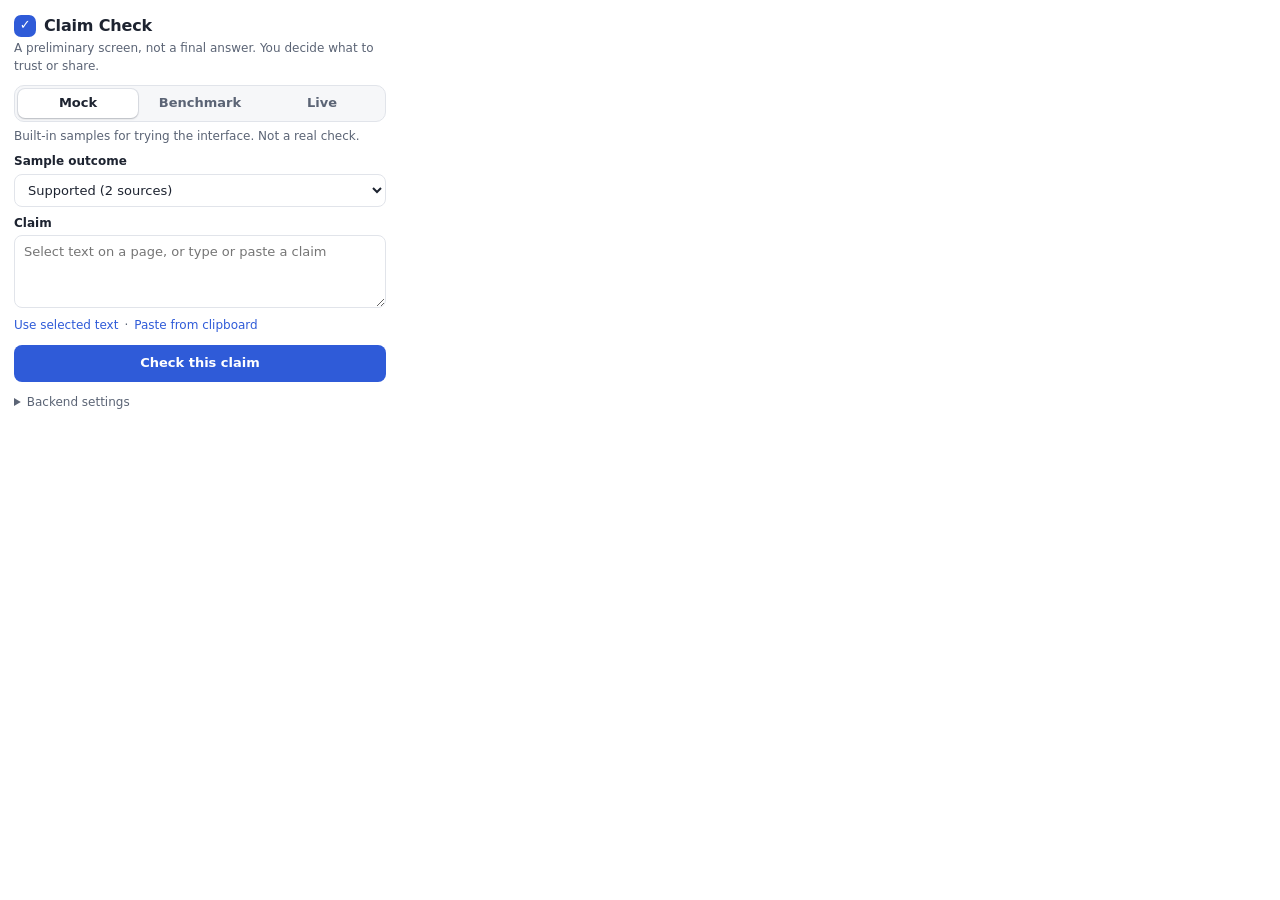
<file: apps/browser-extension/popup.html>
<!doctype html>
<html lang="en">
<head>
  <meta charset="utf-8">
  <meta name="viewport" content="width=device-width, initial-scale=1">
  <title>Claim Check</title>
  <link rel="stylesheet" href="popup.css">
</head>
<body>
  <header>
    <h1><span class="logo" aria-hidden="true">✓</span>Claim Check</h1>
    <p class="sub">A preliminary screen, not a final answer. You decide what to trust or share.</p>
  </header>

  <section>
    <input type="hidden" id="mode" value="mock">
    <div class="seg" role="radiogroup" aria-label="Source of results">
      <button type="button" role="radio" data-mode="mock" aria-checked="true">Mock</button>
      <button type="button" role="radio" data-mode="benchmark" aria-checked="false">Benchmark</button>
      <button type="button" role="radio" data-mode="live" aria-checked="false">Live</button>
    </div>
    <p id="modeHint" class="hint"></p>

    <div id="modelRow" hidden>
      <label for="model">Model / evidence pipeline</label>
      <select id="model" aria-describedby="modelHint" disabled></select>
      <p id="modelHint" class="hint">Connecting to the backend…</p>
    </div>

    <div id="scenarioRow" hidden>
      <label for="scenario" id="scenarioLabel">Sample outcome</label>
      <input id="search" type="search" placeholder="Search demo claims" hidden>
      <select id="scenario"></select>
    </div>

    <label for="claim">Claim</label>
    <textarea id="claim" rows="3" maxlength="2000" placeholder="Select text on a page, or type or paste a claim"></textarea>
    <div class="tools">
      <button id="useSelection" type="button" class="link">Use selected text</button>
      <span aria-hidden="true">·</span>
      <button id="pasteClip" type="button" class="link">Paste from clipboard</button>
    </div>
    <button id="check" type="button" class="primary">Check this claim</button>
  </section>

  <section id="result" aria-live="polite"></section>

  <details class="settings">
    <summary>Backend settings</summary>
    <label for="backend">Backend URL</label>
    <input id="backend" value="http://127.0.0.1:8000">
  </details>

  <script src="mock.js"></script>
  <script src="popup.js"></script>
</body>
</html>
</file>
<file: apps/browser-extension/popup.css>
:root {
  --bg: #ffffff; --fg: #1d2330; --muted: #5b6475; --line: #e1e4ea; --card: #f6f7f9;
  --accent: #2f5bd8; --accent-fg: #ffffff;
  --supported: #17713a; --refuted: #a8271f; --nei: #5b6475; --conflict: #8a5a00; --warn: #8a5a00;
}
@media (prefers-color-scheme: dark) {
  :root { --bg: #171a21; --fg: #e8eaf0; --muted: #a3abbb; --line: #333a49; --card: #20242e;
    --accent: #7d9bff; --accent-fg: #101319;
    --supported: #5fd08a; --refuted: #ff8f86; --nei: #a3abbb; --conflict: #f0b84d; --warn: #f0b84d; }
}
* { box-sizing: border-box; }
body { width: 400px; margin: 0; padding: 14px 14px 12px; background: var(--bg); color: var(--fg);
  font: 13px/1.45 system-ui, -apple-system, "Segoe UI", sans-serif; }

header { margin-bottom: 10px; }
h1 { display: flex; align-items: center; gap: 8px; font-size: 16px; margin: 0; letter-spacing: -.01em; }
.logo { display: inline-grid; place-items: center; width: 22px; height: 22px; border-radius: 7px;
  background: var(--accent); color: var(--accent-fg); font-size: 13px; font-weight: 800; }
.sub { color: var(--muted); margin: 3px 0 0; font-size: 12px; }
.hint { color: var(--muted); margin: 6px 0 8px; font-size: 12px; min-height: 16px; }

/* Chrome caps popups near 600px tall: once a result is showing, drop the explanatory lines. */
body:has(#result:not(:empty)) .sub, body:has(#result:not(:empty)) .hint { display: none; }
body:has(#result:not(:empty)) textarea { min-height: 44px; }

/* segmented mode control */
.seg { display: flex; gap: 2px; padding: 3px; background: var(--card); border: 1px solid var(--line); border-radius: 10px; }
.seg button { flex: 1; padding: 5px 8px; border: 0; border-radius: 7px; background: transparent;
  color: var(--muted); font: inherit; font-weight: 600; cursor: pointer; }
.seg button[aria-checked="true"] { background: var(--bg); color: var(--fg);
  box-shadow: 0 1px 2px rgba(0, 0, 0, .18), 0 0 0 1px var(--line); }

label { display: block; font-weight: 600; margin: 8px 0 3px; font-size: 12px; }
select, textarea, input:not([type="hidden"]) { width: 100%; padding: 7px 9px; border: 1px solid var(--line);
  border-radius: 8px; background: var(--bg); color: var(--fg); font: inherit; }
#search { margin-bottom: 6px; }
textarea { resize: vertical; min-height: 58px; }
textarea:read-only { background: var(--card); }

.tools { display: flex; align-items: center; gap: 6px; margin: 4px 0 10px; color: var(--muted); font-size: 12px; }
button.link { padding: 0; border: 0; background: none; color: var(--accent); font: inherit; font-size: 12px;
  cursor: pointer; }
button.link:hover { text-decoration: underline; }
button.primary { width: 100%; padding: 9px 12px; border-radius: 8px; border: 0; background: var(--accent);
  color: var(--accent-fg); font: inherit; font-weight: 700; cursor: pointer; }
button.primary:hover:not(:disabled) { filter: brightness(1.07); }
button:disabled { opacity: .55; cursor: default; }
:focus-visible { outline: 2px solid var(--accent); outline-offset: 2px; }

#result { margin-top: 12px; }
#result:empty { margin: 0; }
.card { background: var(--card); border: 1px solid var(--line); border-radius: 10px; padding: 10px 12px; }
.badge { display: inline-block; font-size: 11px; padding: 1px 8px; border: 1px solid var(--line);
  border-radius: 999px; color: var(--muted); margin-bottom: 8px; background: var(--bg); }
.note { color: var(--muted); margin: 6px 0 0; font-size: 12px; }

/* verdict banner */
.card.verdict-card { --vc: var(--nei); border-left: 4px solid var(--vc);
  background: color-mix(in srgb, var(--vc) 9%, var(--bg)); }
.verdict-card.Supported { --vc: var(--supported); }
.verdict-card.Refuted { --vc: var(--refuted); }
.verdict-card.NEI { --vc: var(--nei); }
.verdict-card.Conflicting { --vc: var(--conflict); }
.verdict { display: flex; align-items: center; gap: 8px; color: var(--vc); font-size: 17px; font-weight: 800; margin: 0 0 4px; }
.verdict .icon { display: inline-grid; place-items: center; width: 22px; height: 22px; border-radius: 50%;
  background: var(--vc); color: var(--bg); font-size: 13px; line-height: 1; }
.claimline { color: var(--muted); font-size: 12px; margin: 0 0 6px; }

.msg-warn { border-color: var(--warn); }
.msg-warn .title { color: var(--warn); font-weight: 700; }
.msg-error { border-color: var(--refuted); }
.msg-error .title { color: var(--refuted); font-weight: 700; }

h2 { font-size: 11px; margin: 12px 0 6px; color: var(--muted); text-transform: uppercase; letter-spacing: .06em; }
ol { list-style: none; margin: 0; padding: 0; }
details.src { border: 1px solid var(--line); border-radius: 10px; margin-bottom: 6px; background: var(--bg); }
details.src summary { list-style: none; cursor: pointer; padding: 8px 10px; }
details.src summary::-webkit-details-marker { display: none; }
.src-head { display: flex; align-items: center; gap: 6px; font-size: 11px; color: var(--muted); }
.src-rank { display: inline-grid; place-items: center; width: 18px; height: 18px; border-radius: 50%;
  background: var(--accent); color: var(--accent-fg); font-weight: 700; }
.src-domain { font-weight: 600; color: var(--fg); overflow: hidden; text-overflow: ellipsis; white-space: nowrap; }
.src-chev { margin-left: auto; transition: transform .15s; }
details.src[open] .src-chev { transform: rotate(90deg); }
.preview { margin-top: 4px; display: -webkit-box; -webkit-line-clamp: 2; -webkit-box-orient: vertical; overflow: hidden; }
details.src[open] .preview { display: none; }
.src-body { padding: 0 10px 10px; }
.src-body blockquote { margin: 0 0 6px; padding-left: 8px; border-left: 3px solid var(--line); max-height: 180px; overflow: auto; }
.src-body a { color: var(--accent); word-break: break-all; font-size: 12px; }

details.settings { margin-top: 12px; }
details.settings summary { cursor: pointer; color: var(--muted); font-size: 12px; }

.spinner { display: inline-block; width: 12px; height: 12px; margin-right: 6px; vertical-align: -2px;
  border: 2px solid var(--line); border-top-color: var(--accent); border-radius: 50%;
  animation: spin .8s linear infinite; }
@keyframes spin { to { transform: rotate(360deg); } }
@media (prefers-reduced-motion: reduce) { .spinner { animation: none; } .src-chev { transition: none; } }
</file>
